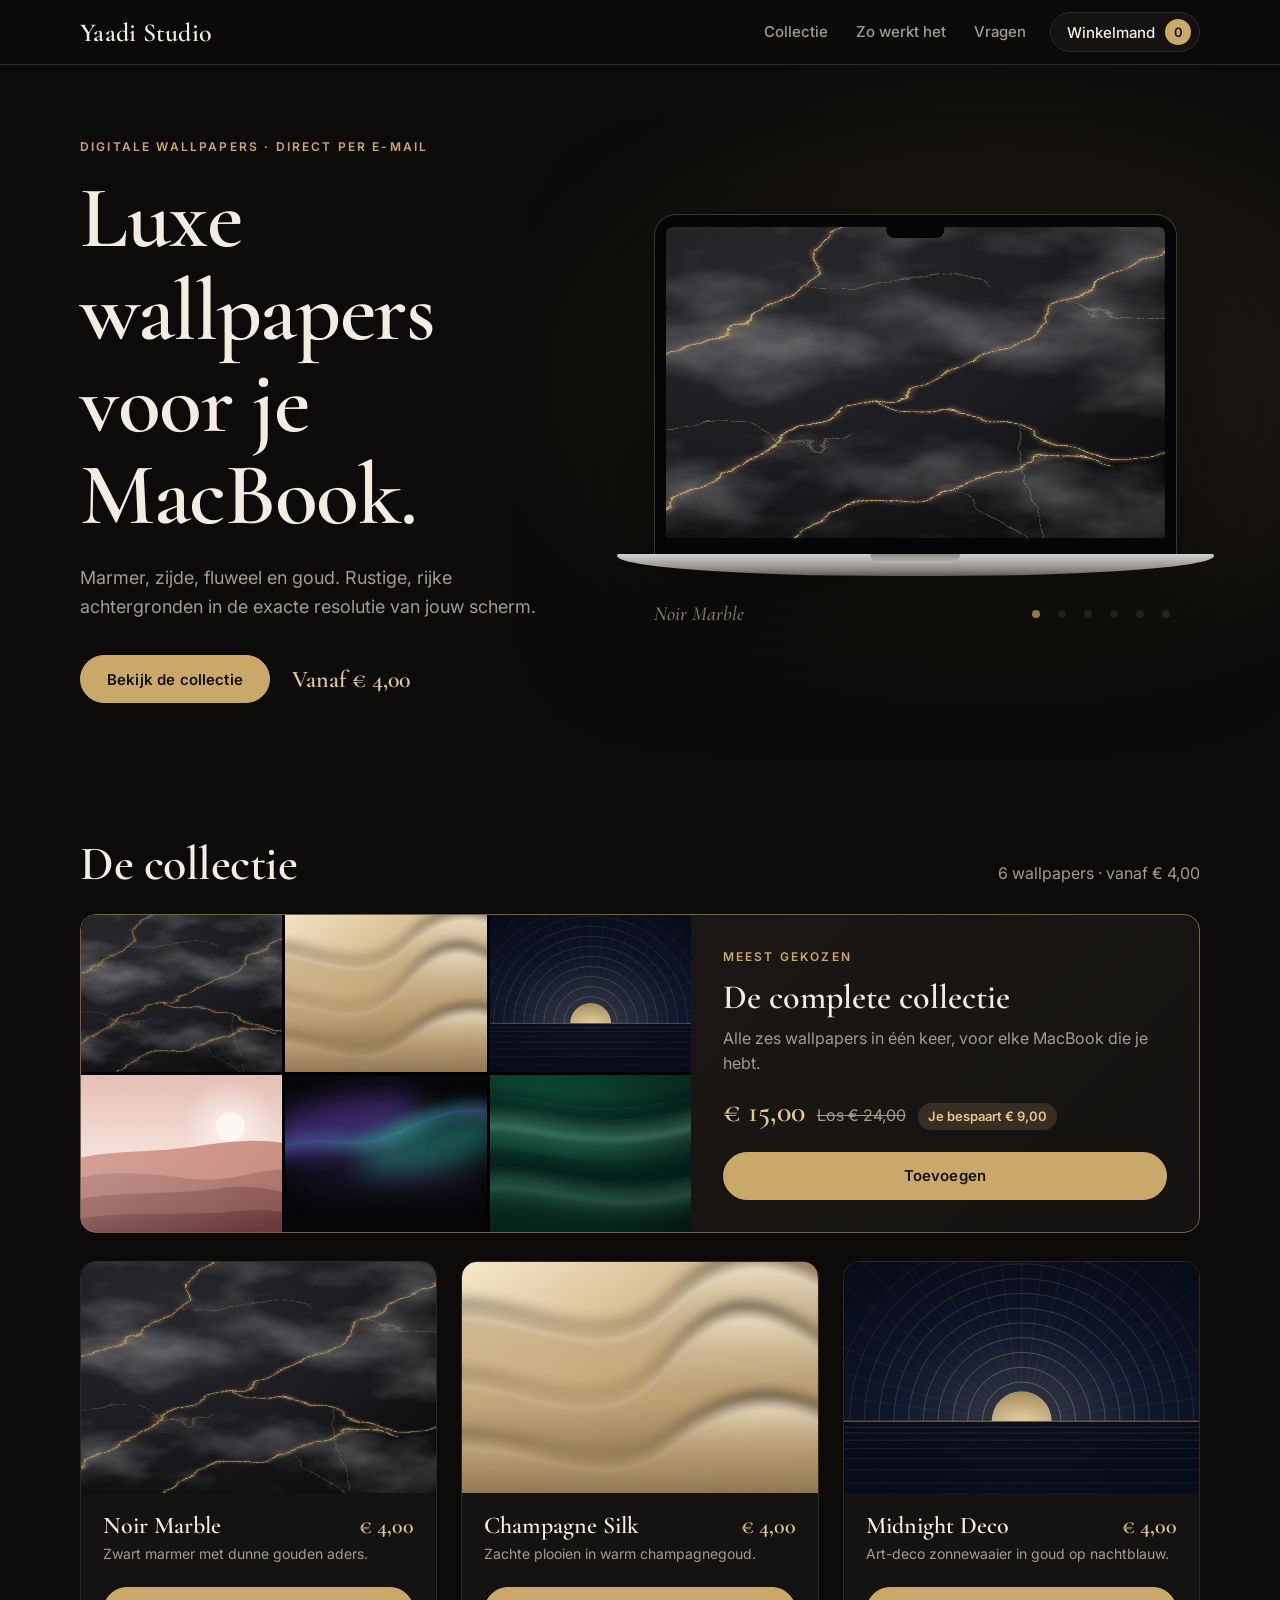
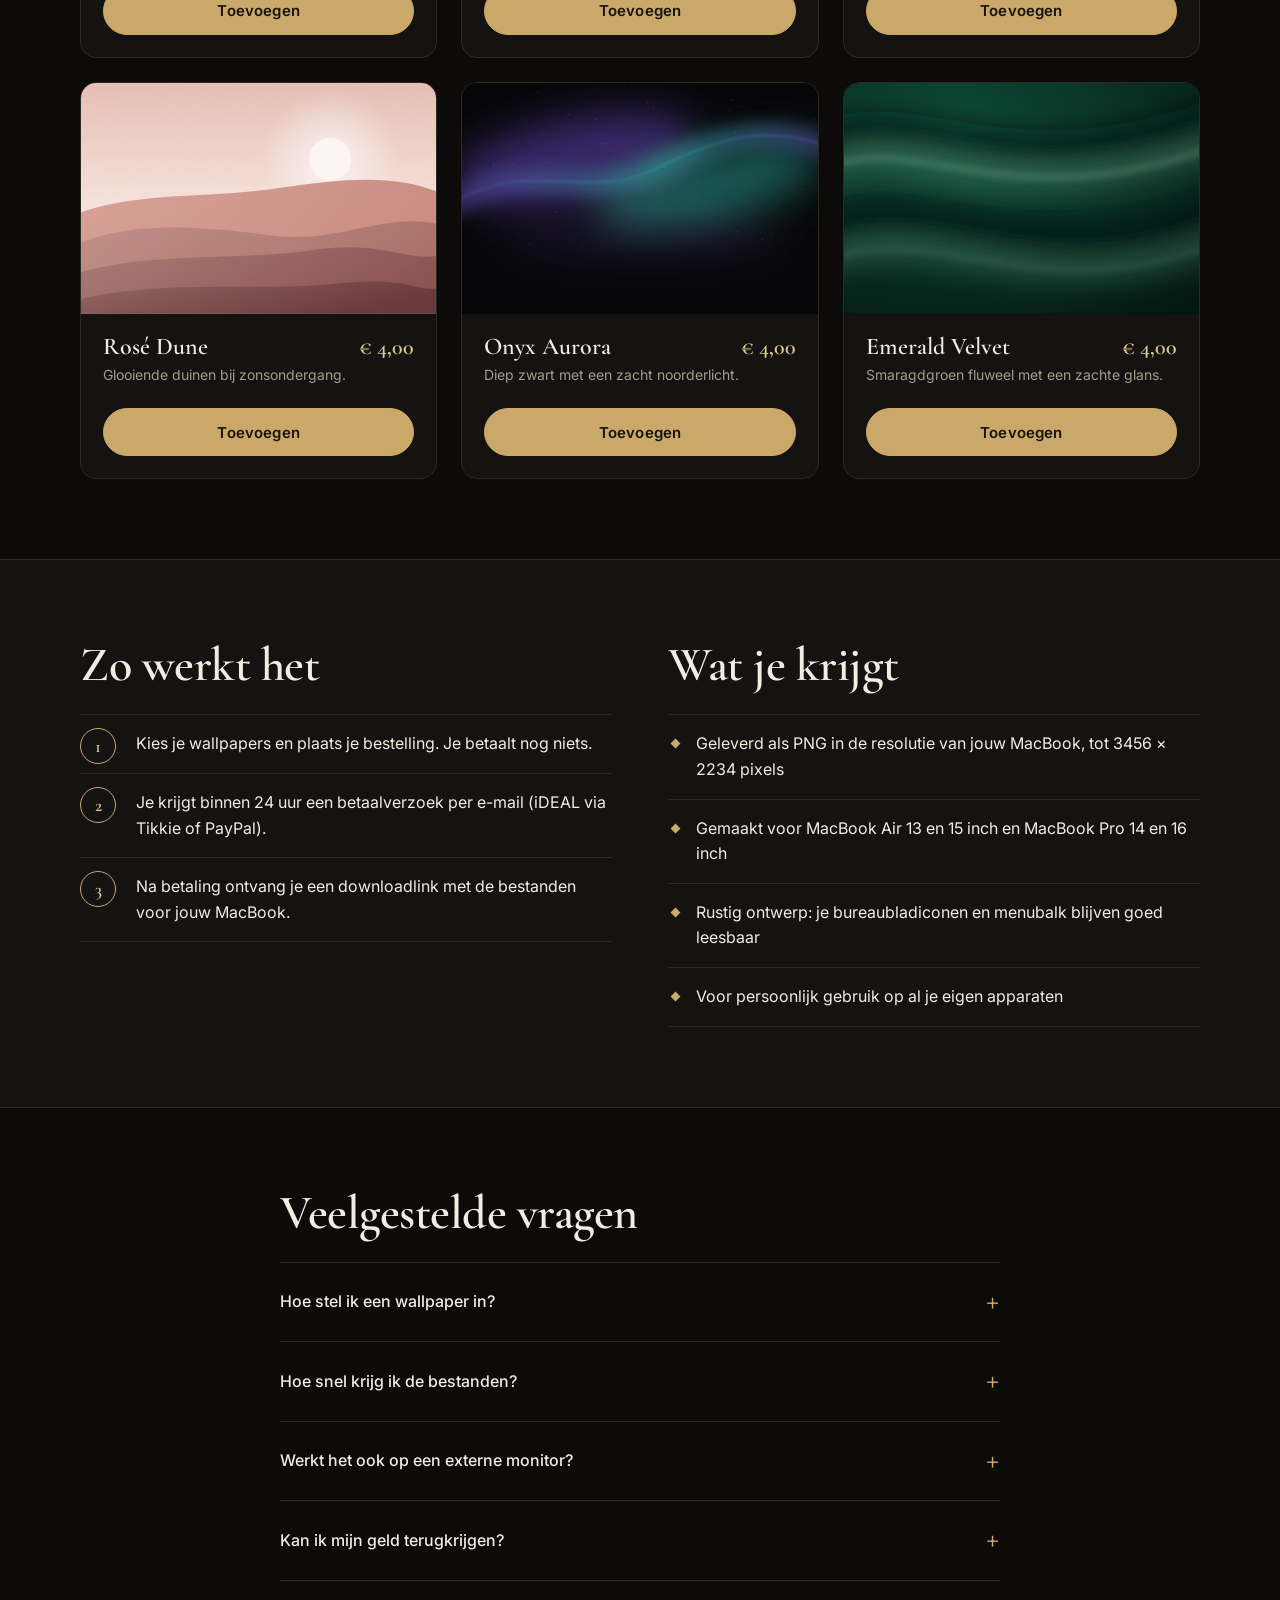
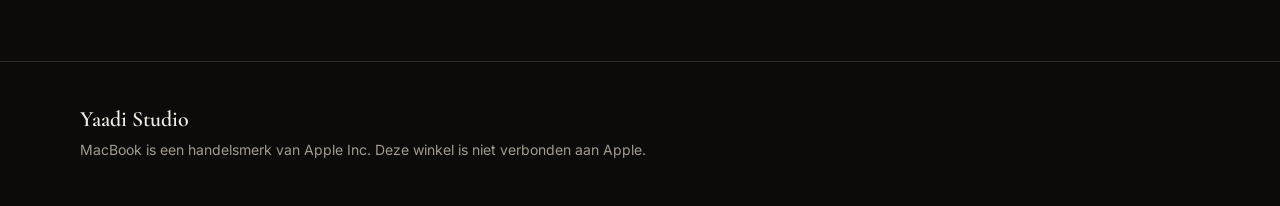
<file: wallpaper-shop/index.html>
<!doctype html>
<html lang="nl">
<head>
  <meta charset="utf-8">
  <meta name="viewport" content="width=device-width, initial-scale=1">
  <title>Luxe MacBook wallpapers</title>
  <meta name="description" content="Luxe wallpapers voor je MacBook: marmer, zijde, fluweel en goud, in de exacte resolutie van jouw scherm.">
  <meta name="theme-color" content="#0c0b0a">
  <link rel="preconnect" href="https://fonts.googleapis.com">
  <link rel="preconnect" href="https://fonts.gstatic.com" crossorigin>
  <link href="https://fonts.googleapis.com/css2?family=Cormorant+Garamond:ital,wght@0,500;0,600;1,500&family=Inter:wght@400;500;600&display=swap" rel="stylesheet">
  <link rel="stylesheet" href="css/styles.css">
</head>
<body>
  <header class="site-header">
    <div class="wrap header-inner">
      <a class="brand" href="#top" data-bind="name">Shop</a>
      <nav class="nav" aria-label="Hoofdmenu">
        <a href="#collectie">Collectie</a>
        <a href="#werkwijze">Zo werkt het</a>
        <a href="#vragen">Vragen</a>
      </nav>
      <button class="bag-button" type="button" aria-controls="bag" aria-expanded="false" data-open-bag>
        Winkelmand <span class="bag-count" data-bag-count>0</span>
      </button>
    </div>
  </header>

  <main id="top">
    <section class="hero">
      <div class="wrap hero-inner">
        <div class="hero-copy">
          <p class="eyebrow">Digitale wallpapers &middot; Direct per e-mail</p>
          <h1 data-bind="headline"></h1>
          <p class="lede" data-bind="tagline"></p>
          <div class="hero-actions">
            <a class="btn btn-primary" href="#collectie">Bekijk de collectie</a>
            <span class="hero-price" data-hero-price></span>
          </div>
        </div>
        <figure class="hero-art">
          <div class="macbook">
            <div class="macbook-screen" data-hero-screen></div>
            <div class="macbook-base"></div>
          </div>
          <figcaption class="hero-caption" data-hero-caption aria-live="polite"></figcaption>
        </figure>
      </div>
    </section>

    <section class="section" id="collectie" aria-labelledby="collectie-title">
      <div class="wrap">
        <div class="section-head">
          <h2 id="collectie-title">De collectie</h2>
          <p class="muted" data-collection-summary></p>
        </div>
        <div data-bundle></div>
        <div class="product-grid" data-products></div>
      </div>
    </section>

    <section class="section section-alt" id="werkwijze" aria-labelledby="werkwijze-title">
      <div class="wrap split">
        <div>
          <h2 id="werkwijze-title">Zo werkt het</h2>
          <ol class="steps" data-steps></ol>
        </div>
        <div>
          <h2>Wat je krijgt</h2>
          <ul class="detail-list" data-details></ul>
        </div>
      </div>
    </section>

    <section class="section" id="vragen" aria-labelledby="vragen-title">
      <div class="wrap narrow">
        <h2 id="vragen-title">Veelgestelde vragen</h2>
        <div class="faq" data-faq></div>
      </div>
    </section>
  </main>

  <footer class="site-footer">
    <div class="wrap footer-inner">
      <div>
        <strong class="footer-brand" data-bind="name"></strong>
        <p class="muted small" data-bind="disclaimer"></p>
      </div>
      <div class="footer-contact" data-contact></div>
    </div>
  </footer>

  <div class="scrim" data-close-bag hidden></div>
  <aside class="bag" id="bag" role="dialog" aria-modal="true" aria-labelledby="bag-title" hidden>
    <div class="bag-head">
      <h2 id="bag-title">Winkelmand</h2>
      <button class="icon-btn" type="button" aria-label="Winkelmand sluiten" data-close-bag>&times;</button>
    </div>

    <div class="bag-body" data-bag-view="items">
      <div data-bag-items></div>
      <p class="bag-empty muted" data-bag-empty>Je winkelmand is leeg.</p>

      <form class="checkout" name="order" method="POST" data-netlify="true" netlify-honeypot="bot-field" data-checkout novalidate>
        <input type="hidden" name="form-name" value="order">
        <input type="hidden" name="order">
        <input type="hidden" name="total">
        <p hidden><label>Laat dit leeg: <input name="bot-field" tabindex="-1" autocomplete="off"></label></p>

        <div class="totals">
          <div class="total"><span>Totaal</span><span data-total></span></div>
        </div>

        <label class="field">
          <span>Naam</span>
          <input name="name" autocomplete="name" required>
        </label>
        <label class="field">
          <span>E-mailadres</span>
          <input name="email" type="email" autocomplete="email" required>
        </label>
        <label class="field">
          <span>Welke MacBook heb je?</span>
          <select name="model" data-models required>
            <option value="">Kies je model</option>
          </select>
        </label>
        <label class="field">
          <span>Opmerking <em>(optioneel)</em></span>
          <textarea name="note" rows="2" placeholder="Bijvoorbeeld een extra monitor"></textarea>
        </label>

        <p class="form-error" data-form-error role="alert"></p>

        <button class="btn btn-primary btn-block" type="submit" data-submit>Bestelling plaatsen</button>
        <p class="muted small">Je betaalt nu nog niets. Je krijgt binnen 24 uur een betaalverzoek per e-mail en na betaling de downloadlink.</p>
      </form>
    </div>

    <div class="bag-body bag-done" data-bag-view="done" hidden>
      <p class="done-mark" aria-hidden="true">&check;</p>
      <h3>Bedankt, je bestelling is binnen</h3>
      <p>Je krijgt binnen 24 uur een betaalverzoek per e-mail. Na betaling sturen we je de downloadlink.</p>
      <button class="btn btn-primary btn-block" type="button" data-finish>Klaar</button>
    </div>
  </aside>

  <script src="js/config.js"></script>
  <script src="js/app.js"></script>
</body>
</html>
</file>
<file: wallpaper-shop/css/styles.css>
:root {
  --bg: #0c0b0a;
  --surface: #151311;
  --raised: #1d1a17;
  --ink: #f2ece2;
  --muted: #a39b8e;
  --line: #2d2a26;
  --gold: #c9a86a;
  --gold-light: #e2c891;
  --danger: #ee8a80;
  --radius: 16px;
  --font: "Inter", system-ui, -apple-system, "Segoe UI", sans-serif;
  --display: "Cormorant Garamond", "Times New Roman", serif;
  color-scheme: dark;
}

*, *::before, *::after { box-sizing: border-box; }

html { scroll-behavior: smooth; scroll-padding-top: 72px; }

body {
  margin: 0;
  background: var(--bg);
  color: var(--ink);
  font: 400 16px/1.6 var(--font);
  -webkit-font-smoothing: antialiased;
}

body.no-scroll { overflow: hidden; }

h1, h2, h3 { font-family: var(--display); font-weight: 600; line-height: 1.05; margin: 0; }
h2 { font-size: clamp(34px, 4.5vw, 48px); letter-spacing: -0.01em; margin-bottom: 24px; }
h3 { font-size: 24px; }
a { color: inherit; }
[hidden] { display: none !important; }

.wrap { max-width: 1160px; margin: 0 auto; padding: 0 20px; }
.narrow { max-width: 760px; }
.muted { color: var(--muted); }
.small { font-size: 14px; }

.eyebrow {
  margin: 0 0 16px;
  color: var(--gold);
  font-size: 12px;
  font-weight: 600;
  letter-spacing: .18em;
  text-transform: uppercase;
}

/* ---------- Buttons ---------- */

.btn {
  display: inline-flex;
  align-items: center;
  justify-content: center;
  gap: 8px;
  min-height: 48px;
  padding: 0 26px;
  border: 1px solid var(--gold);
  border-radius: 999px;
  background: transparent;
  color: var(--ink);
  font: 600 15px var(--font);
  letter-spacing: .01em;
  text-decoration: none;
  cursor: pointer;
  transition: background-color .15s, color .15s, border-color .15s, transform .1s;
}
.btn:active { transform: scale(.98); }
.btn:disabled { border-color: var(--line); color: var(--muted); cursor: default; }
.btn-primary { background: var(--gold); color: #17130c; }
.btn-primary:hover { background: var(--gold-light); border-color: var(--gold-light); }
.btn-secondary:hover { background: var(--gold); color: #17130c; }
.btn-block { width: 100%; }

.link-btn {
  padding: 0;
  border: 0;
  background: none;
  color: var(--muted);
  font: inherit;
  font-size: 13px;
  text-decoration: underline;
  cursor: pointer;
}

:focus-visible { outline: 2px solid var(--gold-light); outline-offset: 3px; }

/* ---------- Header ---------- */

.site-header {
  position: sticky;
  top: 0;
  z-index: 10;
  background: color-mix(in srgb, var(--bg) 85%, transparent);
  backdrop-filter: blur(12px);
  border-bottom: 1px solid var(--line);
}
.header-inner { display: flex; align-items: center; gap: 24px; height: 64px; }
.brand { font: 600 26px var(--display); letter-spacing: .01em; text-decoration: none; }
.nav { display: flex; gap: 28px; margin-left: auto; }
.nav a { color: var(--muted); text-decoration: none; font-weight: 500; font-size: 15px; }
.nav a:hover { color: var(--ink); }

.bag-button {
  display: inline-flex;
  align-items: center;
  gap: 10px;
  height: 40px;
  padding: 0 8px 0 16px;
  border: 1px solid var(--line);
  border-radius: 999px;
  background: var(--surface);
  font: 500 15px var(--font);
  color: var(--ink);
  cursor: pointer;
}
.bag-button:hover { border-color: var(--gold); }
.bag-count {
  display: inline-grid;
  place-items: center;
  min-width: 26px;
  height: 26px;
  padding: 0 6px;
  border-radius: 999px;
  background: var(--gold);
  color: #17130c;
  font-size: 13px;
  font-weight: 600;
}

/* ---------- Wallpaper tiles ---------- */

.wall {
  position: relative;
  width: 100%;
  height: 100%;
  overflow: hidden;
  background: #000;
}
.wall svg, .wall img { display: block; width: 100%; height: 100%; object-fit: cover; }
/* Fine film grain over the drawn artwork. */
.wall::after {
  content: "";
  position: absolute;
  inset: 0;
  pointer-events: none;
  background-image: url("data:image/svg+xml,%3Csvg xmlns='http://www.w3.org/2000/svg' width='160' height='160'%3E%3Cfilter id='n'%3E%3CfeTurbulence type='fractalNoise' baseFrequency='.85' numOctaves='3' stitchTiles='stitch'/%3E%3C/filter%3E%3Crect width='100%25' height='100%25' filter='url(%23n)'/%3E%3C/svg%3E");
  opacity: .1;
  mix-blend-mode: overlay;
}

/* ---------- MacBook mock-up ---------- */

.macbook { width: 100%; filter: drop-shadow(0 40px 60px rgba(0, 0, 0, .55)); }
.macbook-screen {
  position: relative;
  aspect-ratio: 1.54;
  padding: 2.2% 2.2% 3.2%;
  border: 1px solid #3a3835;
  border-bottom: 0;
  border-radius: 4.2% 4.2% 0 0 / 6.4% 6.4% 0 0;
  background: #050505;
}
/* Camera notch */
.macbook-screen::before {
  content: "";
  position: absolute;
  z-index: 2;
  top: 2.2%;
  left: 50%;
  width: 11%;
  height: 4.4%;
  transform: translateX(-50%);
  border-radius: 0 0 8px 8px;
  background: #050505;
}
.macbook-screen > .hero-slide, .macbook-screen > .wall {
  position: absolute;
  inset: 3.4% 2.2% 4.8%;
  border-radius: 6px 6px 0 0;
  overflow: hidden;
}
.hero-slide { opacity: 0; transition: opacity 1.2s ease; }
.hero-slide.active { opacity: 1; }
.macbook-base {
  position: relative;
  width: 114%;
  height: 0;
  padding-bottom: 4.2%;
  margin-left: -7%;
  border-radius: 2px 2px 50% 50% / 2px 2px 100% 100%;
  background: linear-gradient(#d3d1cd, #8d8a85 70%, #5d5b58);
}
.macbook-base::before {
  content: "";
  position: absolute;
  top: 0;
  left: 50%;
  width: 15%;
  height: 40%;
  transform: translateX(-50%);
  border-radius: 0 0 10px 10px;
  background: linear-gradient(#8e8b86, #b9b6b1);
}

/* ---------- Hero ---------- */

.hero {
  position: relative;
  padding: 72px 0 56px;
  overflow: hidden;
  background: radial-gradient(60% 70% at 78% 45%, rgba(201, 168, 106, .14), transparent 70%);
}
.hero-inner { display: grid; grid-template-columns: 1fr 1.15fr; gap: 56px; align-items: center; }
.hero h1 { font-size: clamp(48px, 7vw, 88px); letter-spacing: -0.015em; }
.lede { max-width: 30em; margin: 22px 0 34px; font-size: 18px; color: var(--muted); }
.hero-actions { display: flex; align-items: center; gap: 22px; flex-wrap: wrap; }
.hero-price { font: 600 24px var(--display); color: var(--gold-light); }

.hero-art { margin: 0; padding: 0 4%; }
.hero-caption {
  display: flex;
  justify-content: space-between;
  align-items: center;
  gap: 16px;
  margin-top: 26px;
  font: italic 500 20px var(--display);
  color: var(--muted);
}
.dots { display: flex; gap: 4px; }
.dots button {
  width: 22px;
  height: 22px;
  padding: 0;
  border: 0;
  background: none;
  cursor: pointer;
}
.dots button::before {
  content: "";
  display: block;
  width: 8px;
  height: 8px;
  margin: auto;
  border-radius: 50%;
  background: var(--line);
  transition: background-color .2s;
}
.dots button[aria-current="true"]::before { background: var(--gold); }

/* ---------- Sections ---------- */

.section { padding: 80px 0; }
.section-alt { background: var(--surface); border-block: 1px solid var(--line); }
.section-head { display: flex; align-items: baseline; justify-content: space-between; gap: 16px; flex-wrap: wrap; }
.split { display: grid; grid-template-columns: 1fr 1fr; gap: 56px; }

/* ---------- Bundle ---------- */

.bundle {
  display: grid;
  grid-template-columns: 1.2fr 1fr;
  margin-bottom: 28px;
  border: 1px solid color-mix(in srgb, var(--gold) 45%, var(--line));
  border-radius: var(--radius);
  background: linear-gradient(135deg, var(--raised), var(--surface));
  overflow: hidden;
}
.bundle-mosaic {
  display: grid;
  grid-template-columns: repeat(3, 1fr);
  grid-template-rows: repeat(2, 1fr);
  gap: 3px;
  min-height: 280px;
  background: #000;
}
.bundle-info { display: flex; flex-direction: column; gap: 10px; padding: 32px; justify-content: center; }
.bundle-info .eyebrow { margin-bottom: 4px; }
.bundle-info h3 { font-size: 34px; }
.bundle-info p { margin: 0; }
.bundle-info .btn { margin-top: 12px; }
.bundle-price { display: flex; flex-wrap: wrap; align-items: baseline; gap: 12px; margin-top: 6px !important; }
.bundle-price .price { font-size: 30px; }
.was { color: var(--muted); text-decoration: line-through; }
.save {
  padding: 3px 10px;
  border-radius: 999px;
  background: color-mix(in srgb, var(--gold) 18%, transparent);
  color: var(--gold-light);
  font-size: 13px;
  font-weight: 600;
}

/* ---------- Products ---------- */

.product-grid { display: grid; grid-template-columns: repeat(auto-fill, minmax(300px, 1fr)); gap: 24px; }

.product {
  display: flex;
  flex-direction: column;
  background: var(--surface);
  border: 1px solid var(--line);
  border-radius: var(--radius);
  overflow: hidden;
  transition: border-color .2s;
}
.product:hover { border-color: color-mix(in srgb, var(--gold) 45%, var(--line)); }
.product-media { aspect-ratio: 1.54; overflow: hidden; }
.product-media .wall { transition: transform .6s ease; }
.product:hover .product-media .wall { transform: scale(1.04); }

.product-info { display: flex; flex-direction: column; gap: 4px; padding: 20px 22px 22px; flex: 1; }
.product-info .btn { margin-top: auto; }
.product-info .small { margin: 0 0 18px; }
.product-row { display: flex; justify-content: space-between; align-items: baseline; gap: 12px; }
.price { font: 600 22px var(--display); color: var(--gold-light); }

/* ---------- How it works, details & FAQ ---------- */

.steps { margin: 0; padding: 0; list-style: none; counter-reset: step; }
.steps li {
  position: relative;
  padding: 16px 0 16px 56px;
  border-bottom: 1px solid var(--line);
  counter-increment: step;
}
.steps li:first-child { border-top: 1px solid var(--line); }
.steps li::before {
  content: counter(step);
  position: absolute;
  left: 0;
  top: 13px;
  display: grid;
  place-items: center;
  width: 36px;
  height: 36px;
  border: 1px solid var(--gold);
  border-radius: 50%;
  color: var(--gold-light);
  font: 600 18px var(--display);
}

.detail-list { margin: 0; padding: 0; list-style: none; }
.detail-list li { padding: 16px 0 16px 28px; border-bottom: 1px solid var(--line); position: relative; }
.detail-list li:first-child { border-top: 1px solid var(--line); }
.detail-list li::before {
  content: "";
  position: absolute;
  left: 4px;
  top: 25px;
  width: 7px;
  height: 7px;
  transform: rotate(45deg);
  background: var(--gold);
}

.faq details { border-bottom: 1px solid var(--line); }
.faq details:first-child { border-top: 1px solid var(--line); }
.faq summary {
  display: flex;
  justify-content: space-between;
  align-items: center;
  gap: 16px;
  padding: 20px 0;
  font-weight: 500;
  cursor: pointer;
  list-style: none;
}
.faq summary::-webkit-details-marker { display: none; }
.faq summary::after { content: "+"; color: var(--gold); font-size: 24px; font-weight: 300; transition: transform .2s; }
.faq details[open] summary::after { transform: rotate(45deg); }
.faq details p { margin: 0 0 20px; color: var(--muted); max-width: 62ch; }

/* ---------- Footer ---------- */

.site-footer { padding: 44px 0; border-top: 1px solid var(--line); }
.footer-inner { display: flex; justify-content: space-between; gap: 24px; flex-wrap: wrap; }
.footer-brand { font: 600 22px var(--display); }
.footer-inner p { margin: 6px 0 0; }
.footer-contact { display: flex; flex-wrap: wrap; gap: 20px; align-items: flex-start; }
.footer-contact a { font-weight: 500; }

/* ---------- Bag drawer ---------- */

.scrim {
  position: fixed;
  inset: 0;
  z-index: 20;
  background: rgba(0, 0, 0, .6);
  opacity: 0;
  transition: opacity .25s;
}
.scrim.open { opacity: 1; }

.bag {
  position: fixed;
  top: 0;
  right: 0;
  z-index: 30;
  display: flex;
  flex-direction: column;
  width: min(440px, 100%);
  height: 100%;
  background: var(--surface);
  border-left: 1px solid var(--line);
  box-shadow: -10px 0 40px rgba(0, 0, 0, .5);
  transform: translateX(100%);
  transition: transform .25s ease;
}
.bag.open { transform: none; }

.bag-head {
  display: flex;
  align-items: center;
  justify-content: space-between;
  padding: 16px 20px;
  border-bottom: 1px solid var(--line);
}
.bag-head h2 { font-size: 28px; margin: 0; }
.icon-btn {
  width: 40px;
  height: 40px;
  border: 0;
  border-radius: 50%;
  background: none;
  font-size: 28px;
  line-height: 1;
  color: var(--ink);
  cursor: pointer;
}
.icon-btn:hover { background: var(--raised); }

.bag-body { flex: 1; overflow-y: auto; padding: 8px 20px 24px; }
.bag-empty { padding: 24px 0; }

.bag-line { display: flex; gap: 14px; align-items: center; padding: 16px 0; border-bottom: 1px solid var(--line); }
.bag-thumb { position: relative; width: 77px; height: 50px; flex: none; border-radius: 6px; overflow: hidden; }
.bag-thumb-stack { overflow: visible; }
.bag-thumb-stack .wall {
  position: absolute;
  inset: 0;
  border-radius: 6px;
  box-shadow: 0 2px 6px rgba(0, 0, 0, .5);
}
.bag-thumb-stack .wall:nth-child(1) { transform: translate(-4px, -4px); }
.bag-thumb-stack .wall:nth-child(3) { transform: translate(4px, 4px); }
.bag-line-info { display: flex; flex-direction: column; gap: 2px; flex: 1; min-width: 0; }
.bag-line-end { display: flex; flex-direction: column; align-items: flex-end; gap: 4px; font-weight: 600; }

.bag-tip {
  margin-top: 16px;
  padding: 16px;
  border: 1px solid color-mix(in srgb, var(--gold) 40%, var(--line));
  border-radius: 12px;
  background: var(--raised);
  font-size: 14px;
}
.bag-tip p { margin: 0 0 12px; }

.checkout { display: flex; flex-direction: column; gap: 14px; padding-top: 20px; }

.totals { padding: 4px 0 14px; border-bottom: 1px solid var(--line); }
.totals div { display: flex; justify-content: space-between; }
.totals .total { font-weight: 600; font-size: 18px; }

.field { display: flex; flex-direction: column; gap: 6px; font-size: 14px; font-weight: 500; }
.field em { font-style: normal; color: var(--muted); }
.field input, .field textarea, .field select {
  width: 100%;
  padding: 12px 14px;
  border: 1px solid var(--line);
  border-radius: 10px;
  background: var(--bg);
  color: var(--ink);
  font: 400 16px var(--font);
  resize: vertical;
}
.field select { appearance: none; background-image: linear-gradient(45deg, transparent 50%, var(--gold) 50%), linear-gradient(135deg, var(--gold) 50%, transparent 50%); background-position: calc(100% - 20px) 50%, calc(100% - 15px) 50%; background-size: 5px 5px; background-repeat: no-repeat; padding-right: 40px; }
.field textarea::placeholder { color: #6d675e; }
.field input:focus, .field textarea:focus, .field select:focus { outline: none; border-color: var(--gold); }
.show-errors .field :invalid { border-color: var(--danger); }
.form-error { margin: 0; color: var(--danger); font-size: 14px; }
.form-error:empty { display: none; }

.bag-done { text-align: center; padding-top: 48px; }
.bag-done h3 { font-size: 30px; margin-bottom: 12px; }
.bag-done .btn { margin-top: 16px; }
.done-mark {
  display: grid;
  place-items: center;
  width: 64px;
  height: 64px;
  margin: 0 auto 20px;
  border-radius: 50%;
  background: var(--gold);
  color: #17130c;
  font-size: 30px;
}

/* ---------- Responsive ---------- */

@media (max-width: 900px) {
  .hero { padding-top: 44px; }
  .hero-inner, .split, .bundle { grid-template-columns: 1fr; }
  .bundle-mosaic { min-height: 0; aspect-ratio: 2.3; }
  .hero-art { max-width: 560px; width: 100%; margin: 0 auto; }
}

@media (max-width: 560px) {
  .wrap { padding: 0 16px; }
  .nav { display: none; }
  .bag-button { margin-left: auto; }
  .section { padding: 60px 0; }
  .bundle-info { padding: 24px 20px; }
  .product-grid { grid-template-columns: 1fr; }
}

@media (prefers-reduced-motion: reduce) {
  html { scroll-behavior: auto; }
  *, *::before, *::after { transition: none !important; }
}
</file>
